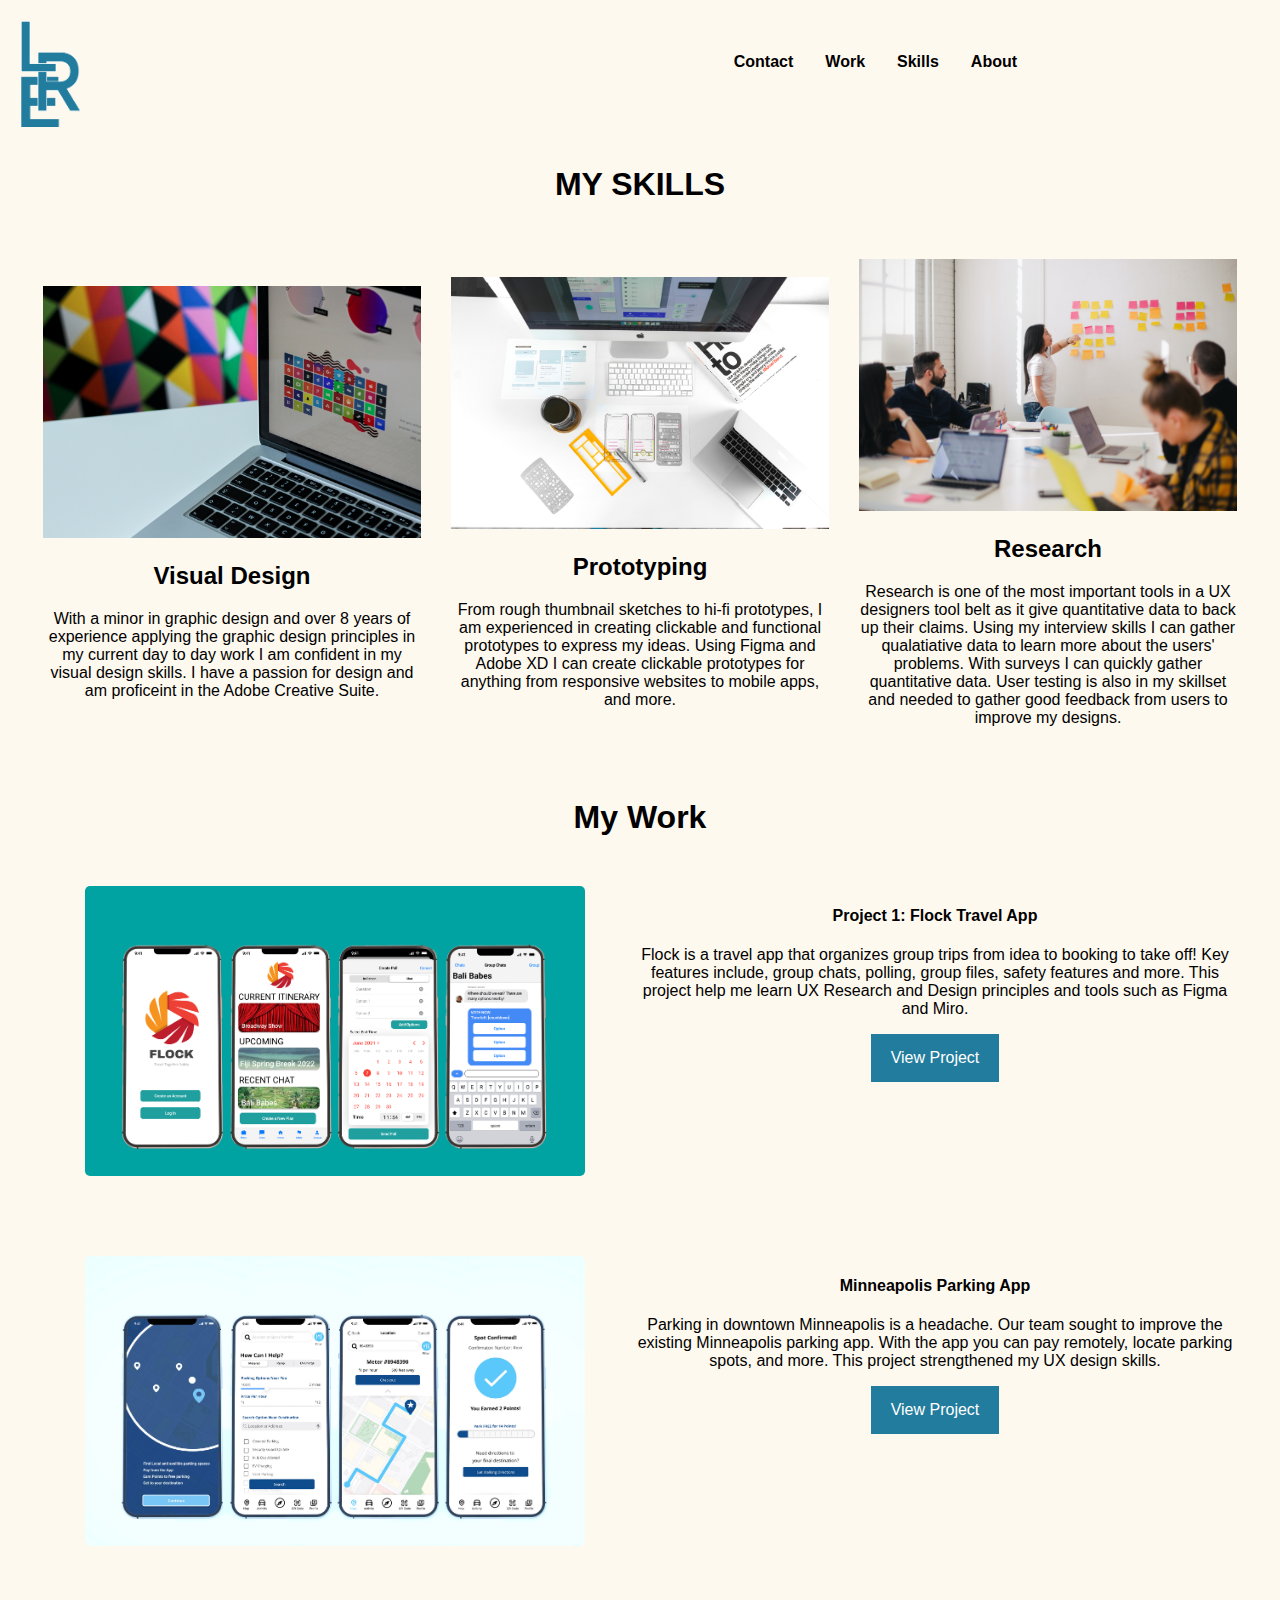
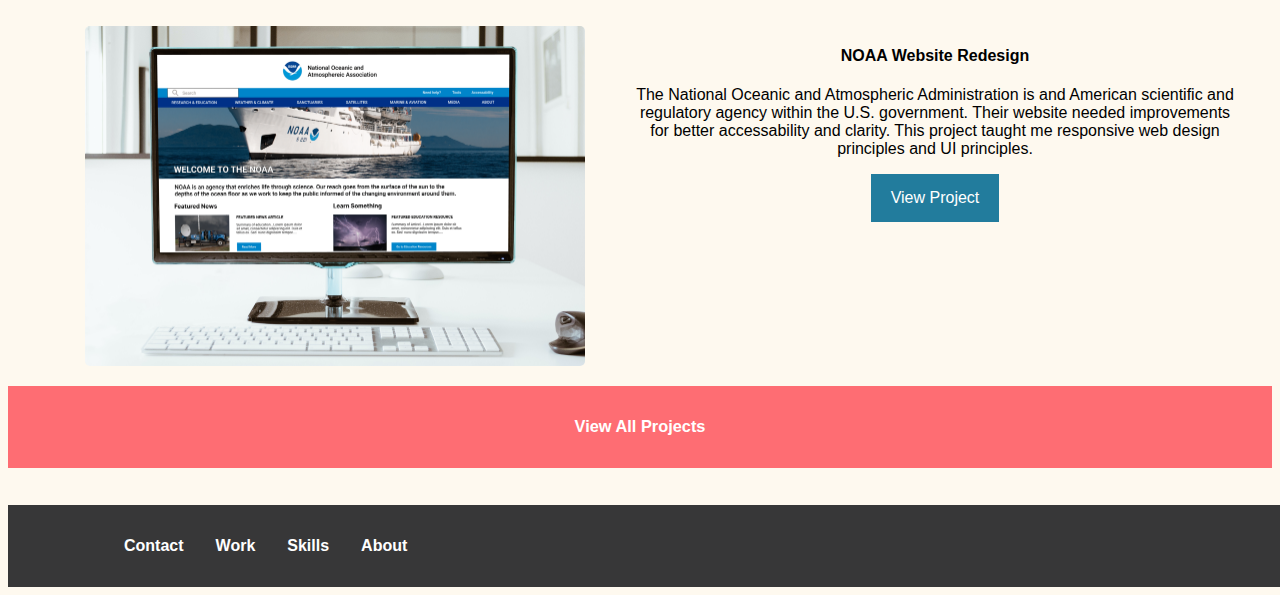
<file: index.html>
<!DOCTYPE html>
<html lang="en">
<head>
    <meta charset="UTF-8">
    <meta http-equiv="X-UA-Compatible" content="IE=edge">
    <meta name="viewport" content="width=device-width, initial-scale=1.0">
    <title>Lily Enzler</title>
    <link rel="stylesheet" href="css/style.css">
</head>
<body>
    <header>
        <div class="logo inline-block" >
            <img alt="Logo with Letters 'L' 'R' and 'E' " class="logo" src="images/LRE-logo.png">
        </div>
        <nav class="inline-block">
            <ul class="topNav">
                <li>About</li>
                <li class="scrollSkills">Skills</li>
                <li class="scrollWork">Work</li>
                <li>Contact</li>
            </ul>
        </nav>
    </header>
<!-- My UX Skills section coded using CSS flex -->
    <h1 id="mySKills">MY SKILLS</h1>
    <section class="flexContainer">
        <div class="flexChild">
            <img class="skillsImg" src="images/graphic-design.jpg" alt="">
            
            <h2>Visual Design</h2>
            <p>
                With a minor in graphic design and over 
                8 years of experience applying the graphic design 
                principles in my current day to day work I am confident
                in my visual design skills. I have a passion for design and am 
                proficeint in the Adobe Creative Suite.
            </p>
        
        </div>

        <div class="flexChild">
            <img class="skillsImg" src="images/prototyping.jpg" alt="Desktop with prototyping tools">
            <h2>Prototyping</h2>
            <p>From rough thumbnail sketches to hi-fi prototypes, I am
                experienced in creating clickable and functional prototypes to
                express my ideas. Using Figma and Adobe XD I can create clickable 
                prototypes for anything from responsive websites to
                mobile apps, and more.
            </p>
        </div>
        
        <div class="flexChild">
            <img class="skillsImg" src="images/ux-research.jpg" alt="Team doing UX Research">
            <h2>Research</h2>
            <p>
                Research is one of the most important tools in a 
                UX designers tool belt as it give quantitative data to 
                back up their claims. Using my interview skills I can gather
                qualatiative data to learn more about the users' problems. With 
                surveys I can quickly gather quantitative data. User testing is also
                in my skillset and needed to gather good feedback from users to improve
                my designs.
 
            </p>

        </div>
    </section>

<!-- My Work Section Constructed using CSS Grid -->

    <h1>My Work</h1>
    <br>
    <seciton>
        <div class="workGrid">
          <img id="FlockApp" src="images/FlockApp.png" alt="four smartphone mockups of the homescreen and chat poll function">
        
        <div id="bigFlockApp" class="modal">
            <span class="close">&times;</span>
            <img class="modal-content" id="img01">
            <div id="caption"></div>
          </div>
        <div>
          <h4>Project 1: Flock Travel App </h4>
          <p>Flock is a travel app that organizes group trips from idea to 
              booking to take off! Key features include, group chats, polling, 
              group files, safety features and more. This project help me learn 
              UX Research and Design principles and tools such as Figma and Miro.</p>
          <button> View Project </button>
        </div>
      
        
      
        <img id="mspParkingApp" src="images/mspParkingApp.jpg" alt="Four phone mock-ups of the home screen, search function, map, and rewards system">
        <div id="bigMSPparkingApp" class="modal">
            <span class="close">&times;</span>
            <img class="modal-content" id="img02">
            <div id="caption"></div>
          </div>
        <div> 
             <h4> Minneapolis Parking App </h4>
          <p>Parking in downtown Minneapolis is a headache. Our team sought 
              to improve the existing Minneapolis parking app. With the app you 
              can pay remotely, locate parking spots, and more. This project 
              strengthened my UX design skills.</p>
          <button> View Project </button> 
        </div>
     
        
    
        <img id="NOAA" src="images/Desktop on the white table_NOAA2.png" alt="desktop computer with NOAA webstie redesign mockup">
        <div id="bigNOAA" class="modal">
            <span class="close">&times;</span>
            <img class="modal-content" id="img03">
            <div id="caption"></div>
          </div>
        <div>
        <h4> NOAA Website Redesign</h4>
          <p>The National Oceanic and Atmospheric Administration is and American scientific 
              and regulatory agency within the U.S. government. Their website needed improvements 
              for better accessability and clarity. This project taught me responsive web design principles
              and UI principles.</p>
          <button onclick="location.href='https://lilyenz.github.io/UX_UI_HW_20/'" type="button"> View Project </button></div>
        </div>  
       
      </section>    
      <div>  </div>
    </div>
      <button class="viewAllProjects"><h3> View All Projects </h3></button>
<footer>
        <ul class="footerNav">
            <li>About</li>
            <li>Skills</li>
            <li>Work</li>
            <li>Contact</li>           
        </ul> 
    </footer> 
</body>


<script src="js/index.js"></script>

</html>
</file>
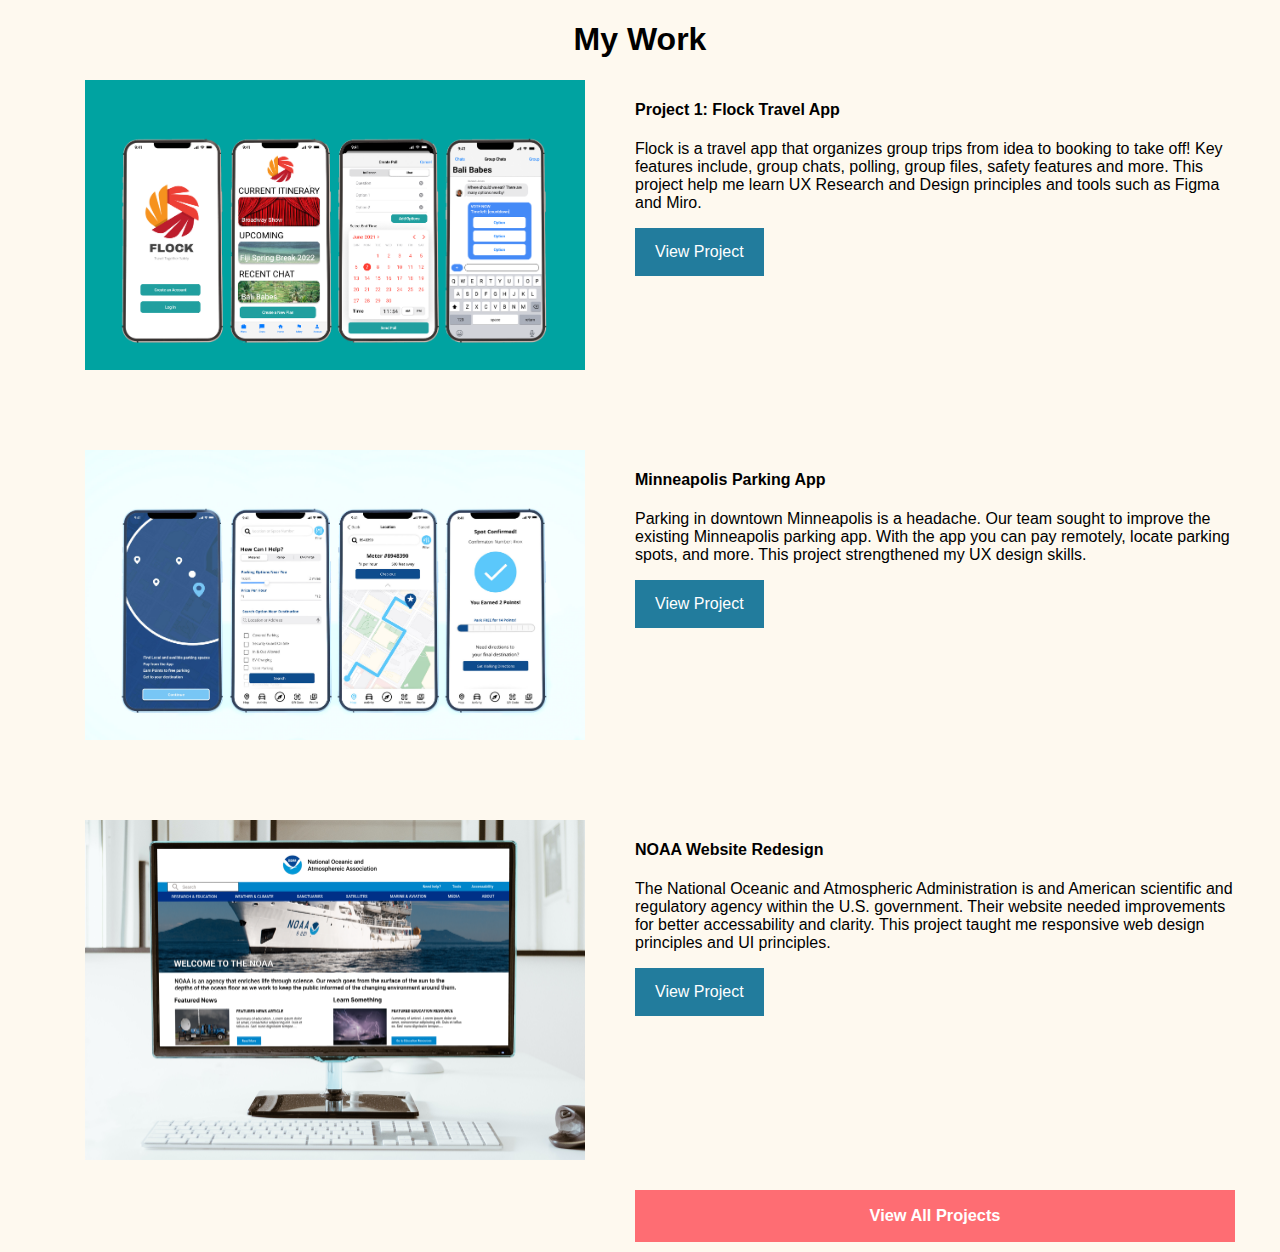
<file: MyWork.html>
<!DOCTYPE html>
<html lang="en">
<head>
    <meta charset="UTF-8">
    <meta http-equiv="X-UA-Compatible" content="IE=edge">
    <meta name="viewport" content="width=device-width, initial-scale=1.0">
    <title>MyWork</title>
    <link rel="stylesheet" href="css/MyWork.css">
</head>
<body>
    <h1>My Work</h1>
    <seciton class="workGrid">
      <div>
        <img src="images/FlockApp.png">
      </div>
      <div>
        <h4>Project 1: Flock Travel App </h4>
        <p>Flock is a travel app that organizes group trips from idea to 
            booking to take off! Key features include, group chats, polling, 
            group files, safety features and more. This project help me learn 
            UX Research and Design principles and tools such as Figma and Miro.</p>
        <button> View Project </button>
      </div>
    
      
    
      <div> <img src="images/mspParkingApp.jpg" alt="Four phone mock-ups of the home screen, search function, map, and rewards system"> </div>
      <div> 
           <h4> Minneapolis Parking App </h4>
        <p>Parking in downtown Minneapolis is a headache. Our team sought 
            to improve the existing Minneapolis parking app. With the app you 
            can pay remotely, locate parking spots, and more. This project 
            strengthened my UX design skills.</p>
        <button> View Project </button> 
      </div>
   
      
  
      <div> <img src="images/Desktop on the white table_NOAA2.png"></div>
      <div>
      <h4> NOAA Website Redesign</h4>
        <p>The National Oceanic and Atmospheric Administration is and American scientific 
            and regulatory agency within the U.S. government. Their website needed improvements 
            for better accessability and clarity. This project taught me responsive web design principles
            and UI principles.</p>
        <button> View Project </button></div>
      </div>  
     
    </section>    
    <div>  </div>
    <div class="viewAllProjects"><h3> View All Projects </h3></div>
  
  </body>
</html>
</file>
<file: css/style.css>
#FlockApp {
  border-radius: 5px;
  cursor: pointer;
  transition: 0.3s;
  width: 500px;
}

#FlockApp:hover {opacity: 0.7;}

#mspParkingApp {
  border-radius: 5px;
  cursor: pointer;
  transition: 0.3s;
  width: 500px;
}

#mspParkingApp:hover {opacity: 0.7;}

#NOAA {
  border-radius: 5px;
  cursor: pointer;
  transition: 0.3s;
  width: 500px;
}

#NOAA:hover {opacity: 0.7;}

/* The Modal (background) */
.modal {
  display: none; /* Hidden by default */
  position: fixed; /* Stay in place */
  z-index: 1; /* Sit on top */
  padding-top: 100px; /* Location of the box */
  left: 0;
  top: 0;
  width: 100%; /* Full width */
  height: 100%; /* Full height */
  overflow: auto; /* Enable scroll if needed */
  background-color: rgb(0,0,0); /* Fallback color */
  background-color: rgba(0,0,0,0.9); /* Black w/ opacity */
}

/* Modal Content (image) */
.modal-content {
  margin: auto;
  display: block;
  width: 80%;
  max-width: 700px;
}

/* Caption of Modal Image */
#caption {
  margin: auto;
  display: block;
  width: 80%;
  max-width: 700px;
  text-align: center;
  color: #ccc;
  padding: 10px 0;
  height: 150px;
}

/* Add Animation */
.modal-content, #caption {  
  -webkit-animation-name: zoom;
  -webkit-animation-duration: 0.6s;
  animation-name: zoom;
  animation-duration: 0.6s;
}

@-webkit-keyframes zoom {
  from {-webkit-transform:scale(0)} 
  to {-webkit-transform:scale(1)}
}

@keyframes zoom {
  from {transform:scale(0)} 
  to {transform:scale(1)}
}

/* The Close Button */
.close {
  position: absolute;
  top: 15px;
  right: 35px;
  color: #f1f1f1;
  font-size: 40px;
  font-weight: bold;
  transition: 0.3s;
}

.close:hover,
.close:focus {
  color: #bbb;
  text-decoration: none;
  cursor: pointer;
}



.inline-block{
  display: inline-block;
  vertical-align: top;
}
.logo{
  width: 60px;
  padding: 1%;
  text-align: center;
}

nav {
  width: 73%;
  padding: 1%;
  margin-left: auto;
}

.topNav {
  vertical-align: top;
  list-style-type: none;
  width: 50%;
  margin-left: auto;
}
li{
  float:right;
  padding: 16px;
  font-weight: bold;
}

footer{
  background-color: #373738;
  color: white;
  width: 230%;
}
.footerNav{
  display: inline-block;
  list-style-type: none;
  vertical-align: bottom;
  padding-left: 100px;
}

h1{
    text-align: center;
}
div{
   
    text-align: center;
}
.flexContainer{
    display: flex;
    padding: 20px;
    align-items: center;
    justify-content: space-around;
    
}
.flexChild{
    width: 33%;
    margin: 15px;
    align-items: center;
}
.skillsImg{
    width: 100%;
    align-content: center;
}
body{
    background-color: #FEF9EF;
    font-family: Helvetica;
  }

  body{
    background-color: #FEF9EF;
    font-family: Helvetica;
  }

  
  .workGrid{
    display: grid;
    grid-template-columns: 500px 600px;
    grid-template-rows: 350px 350px 350px;
    column-gap: 50px;
    row-gap: 20px;
    margin: 10px;
    padding-left: 40px;
    justify-content: center;
  }

  button{
    background-color: #227C9D;
    border: none;
    color: white;
    padding: 15px 20px;
    text-align: center;
    text-decoration: none;
    font-size: 16px;
    float: center;
  }
.workImg{
    width:500px;
}
.enlargeWorkImg{
  width: 1000px;
}
.viewAllProjects{
    background-color: #FE6D73;
    border: none;
    color: white;
    text-align: center;
    text-decoration: none;
    font-size: 14px;
    justify-content: center;
    width: 100%;
    margin-bottom: 3%;
}

@media only screen and (max-width: 600px) {
  .flexContainer{
    display: flex;
    flex-direction: column;
  }
  .flexChild{
    width: 100%;
  }
  .workGrid{
   grid-template-columns: 150px 200px;
  }
  .workImg{
    width: 150px;
  }
}
</file>
<file: css/MyWork.css>
body{
    background-color: #FEF9EF;
    font-family: Helvetica;
  }

h1{
    text-align: center;
  }
  
  .workGrid{
    display: grid;
    grid-template-columns: 500px 600px;
    grid-template-rows: 350px 350px 350px;
    column-gap: 50px;
    row-gap: 20px;
    margin: 10px;
    padding-left: 40px;
    justify-content: center;
  }

  button{
    background-color: #227C9D;
    border: none;
    color: white;
    padding: 15px 20px;
    text-align: center;
    text-decoration: none;
    font-size: 16px;
    float: center;
  }
img{
    width:500px;
}
.viewAllProjects{
    background-color: #FE6D73;
    border: none;
    color: white;
    text-align: center;
    text-decoration: none;
    font-size: 14px;
    justify-content: center;


}
</file>
